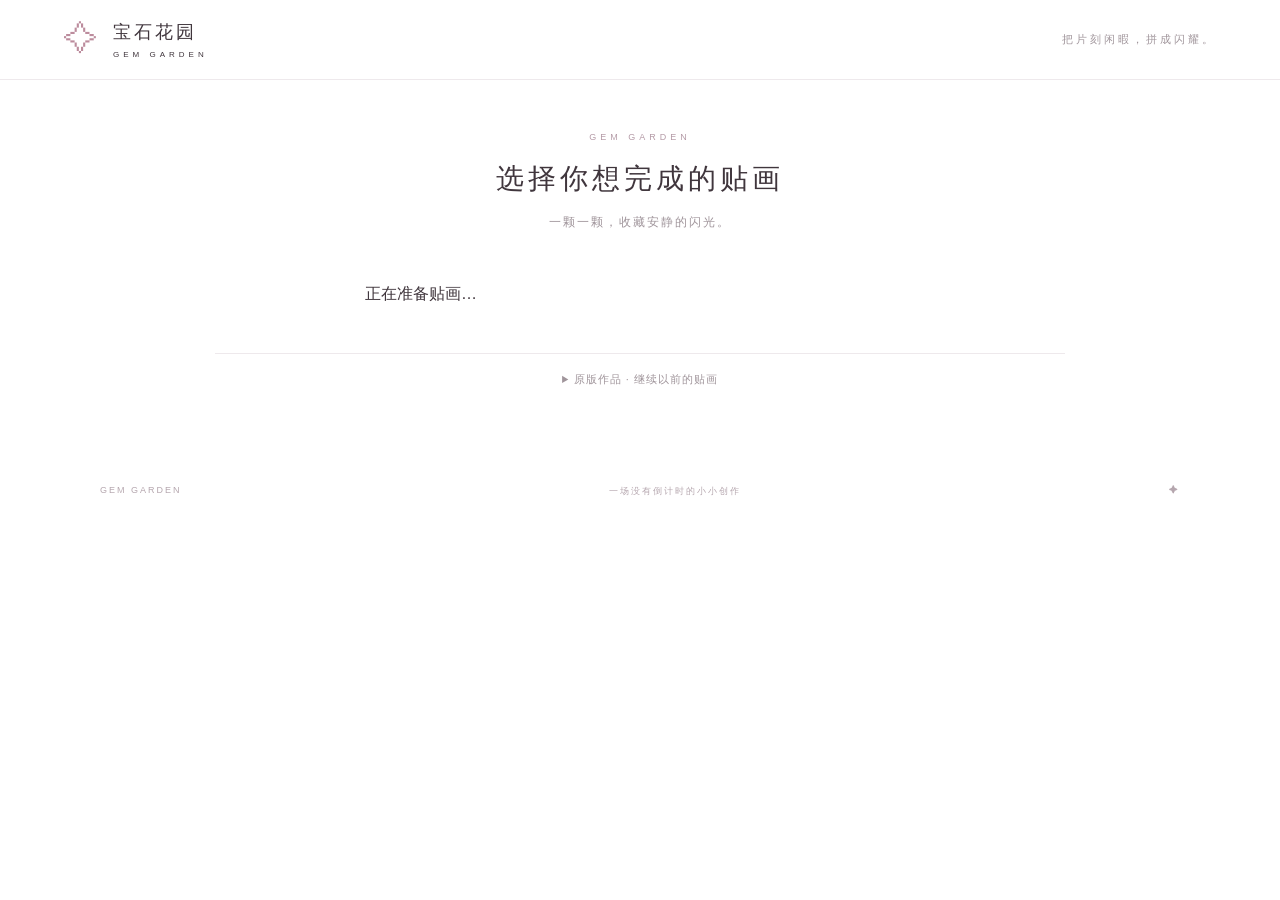
<file: index.html>
<!doctype html>
<html lang="zh-CN">
<head>
  <meta charset="UTF-8">
  <meta name="viewport" content="width=device-width,initial-scale=1">
  <meta http-equiv="refresh" content="0;url=frontend/">
  <title>宝石花园</title>
</head>
<body><p><a href="frontend/">进入宝石花园</a></p></body>
</html>
</file>
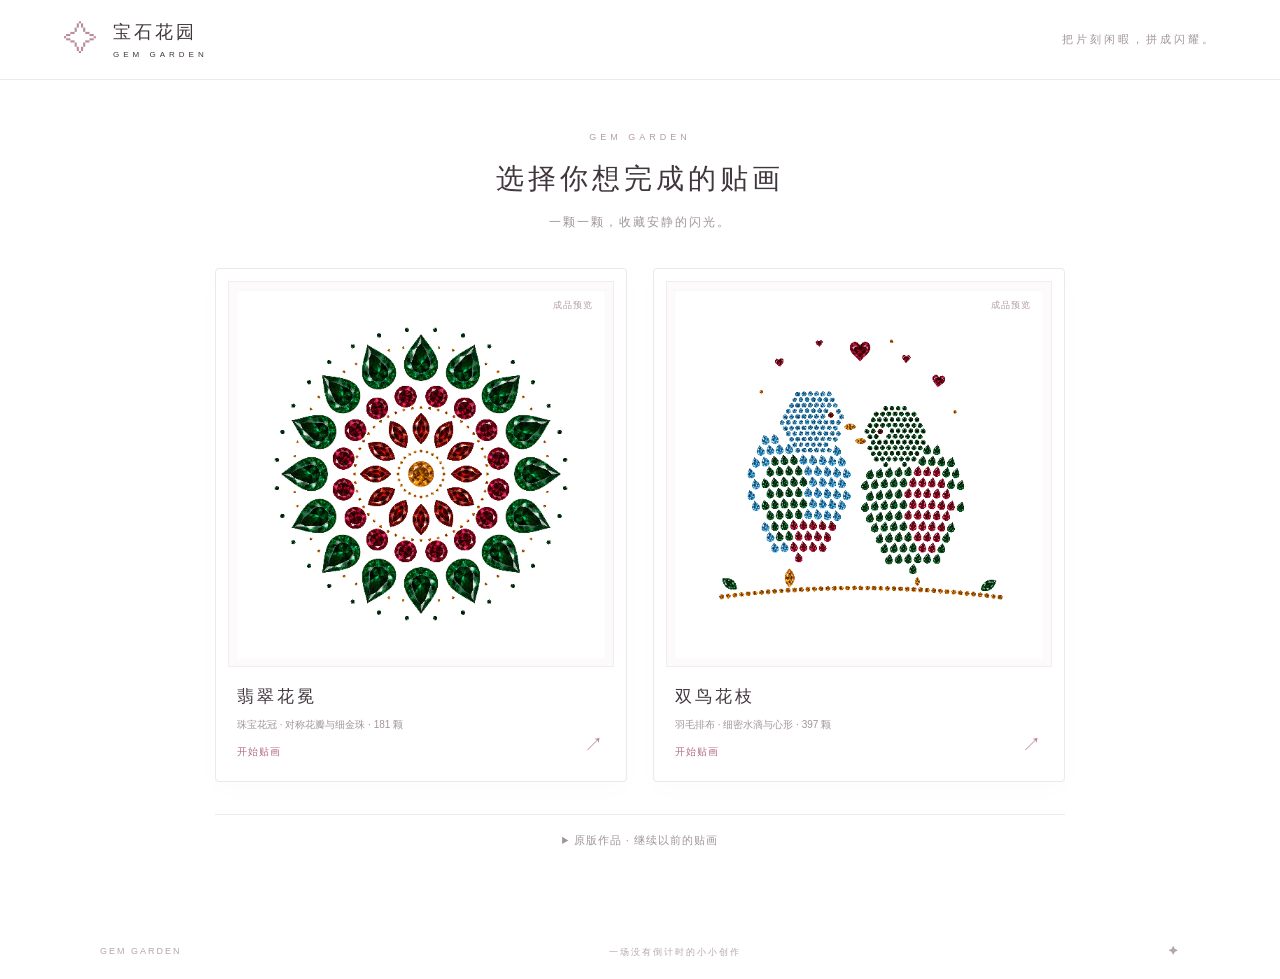
<file: frontend/index.html>
<!doctype html>
<html lang="zh-CN"><head><meta charset="UTF-8"><meta name="viewport" content="width=device-width,initial-scale=1"><title>宝石花园 · GEM GARDEN</title><link rel="stylesheet" href="style.css"></head>
<body class="selection-screen">
<header><a class="brand" href="./"><span class="brand-icon">✧</span><span>宝石花园<small>GEM GARDEN</small></span></a><span class="tagline">把片刻闲暇，拼成闪耀。</span><button id="sound" aria-label="切换音效" aria-pressed="false">♫ 音效关</button></header>
<main><aside id="selection"><div class="eyebrow">GEM GARDEN</div><h1>选择你想完成的贴画</h1><p class="intro">一颗一颗，收藏安静的闪光。</p><div id="gallery" aria-busy="true"><p>正在准备贴画…</p></div><details id="classic-works"><summary>原版作品 · 继续以前的贴画</summary><div id="classic-gallery"></div></details></aside>
<section class="studio" hidden><div class="studio-head"><button id="back" aria-label="返回选择贴画">‹ 返回选图</button><div><div class="eyebrow">THE CANVAS</div><h2 id="title">翡翠花冠</h2></div><div class="progress-label"><strong id="percent">0%</strong><span id="count">0 / 45 颗</span></div></div><div class="progress-track"><div id="progress"></div></div><div class="palette-wrap"><div class="palette-label"><span id="gem-name">选择宝石</span><span id="remaining"></span></div><span id="palette-help" hidden></span><div id="palette" role="group" aria-label="宝石类型与形状"></div></div><div class="canvas-wrap" id="viewport"><div class="canvas-caption">✦ 点亮属于你的花园 ✦</div><canvas id="canvas" role="img" aria-label="宝石贴画画布"></canvas><div id="complete" hidden><span>✧</span><h3>你的花园，闪耀了。</h3><p>每一颗光芒，都来自你的耐心。</p><button id="continue">欣赏画作</button></div><div class="canvas-bottom"><span id="hint">选择宝石，点击对应编号</span><div class="canvas-actions"><button id="find" title="定位一颗当前编号的未完成宝石">⌖ 找一颗</button><button id="fit" title="恢复画布">全图</button></div></div></div><div class="toolbar"><div class="modes" role="group" aria-label="操作模式"><button data-mode="tap" class="active">☝ 点击</button><button data-mode="paint">✧ 连贴</button><button data-mode="pan">✥ 移动</button></div><div class="tools"><button id="undo" title="撤销上一次点击或整段连贴" aria-label="撤销上一次点击或整段连贴">↶</button><button id="minus" aria-label="缩小">−</button><span id="zoom">100%</span><button id="plus" aria-label="放大">＋</button><button id="reset">重来</button></div></div></section></main><footer>GEM GARDEN <span>一场没有倒计时的小小创作</span><span>✦</span></footer><div id="toast" role="status"></div><script src="app.js"></script></body></html>
</file>
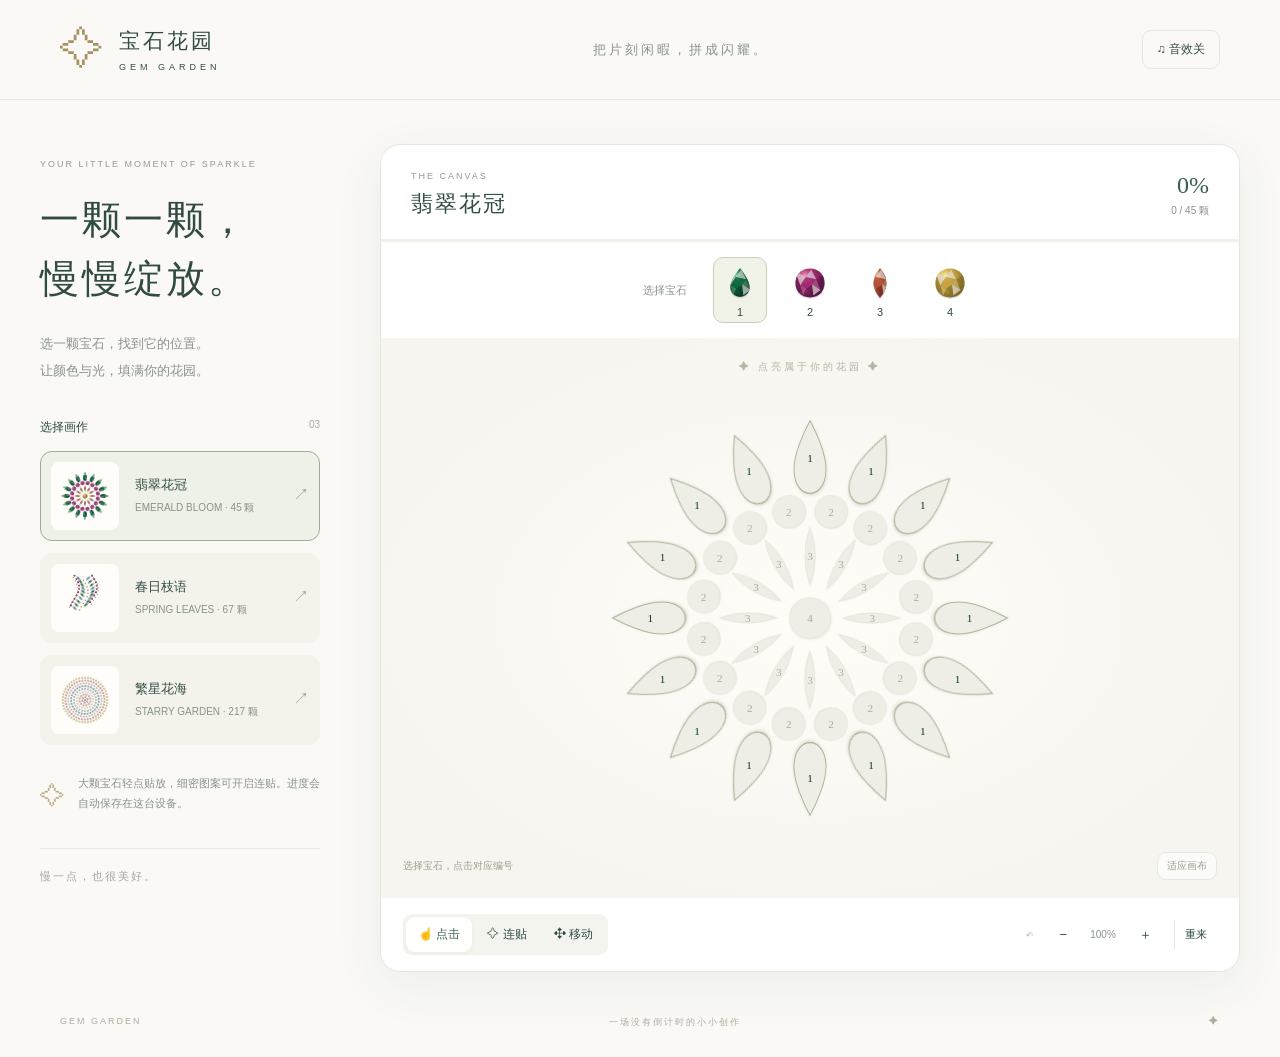
<file: gem-garden.html>
<!doctype html>
<html lang="zh-CN"><head><meta charset="UTF-8"><meta name="viewport" content="width=device-width,initial-scale=1"><title>宝石花园 · GEM GARDEN</title><style>
:root{--ink:#314b43;--muted:#89938a;--green:#375e4d;--paper:#faf9f5;--line:#e6e8df}*{box-sizing:border-box}body{margin:0;background:var(--paper);color:var(--ink);font-family:'PingFang SC','Microsoft YaHei',sans-serif}button,a{-webkit-tap-highlight-color:transparent}button{font:inherit;color:inherit;cursor:pointer;border:1px solid var(--line);background:white;border-radius:9px;padding:10px 14px;transition:.18s}button:hover{background:#edf2ea}button:focus-visible,a:focus-visible{outline:3px solid #b89e62;outline-offset:3px}button:disabled{opacity:.35;cursor:default}header{height:100px;max-width:1440px;margin:auto;padding:0 60px;display:flex;align-items:center;justify-content:space-between;border-bottom:1px solid var(--line)}.brand{display:flex;gap:12px;align-items:center;text-decoration:none;color:var(--ink);font-size:21px;letter-spacing:3px}.brand-icon{font-size:44px;color:#a79160}.brand small{display:block;font-size:9px;letter-spacing:4px;margin-top:7px}.tagline{font-size:13px;letter-spacing:3px;color:var(--muted)}#sound{font-size:12px;background:transparent}main{display:grid;grid-template-columns:280px minmax(0,1fr);gap:60px;max-width:1320px;margin:44px auto;padding:0 40px}aside{padding-top:15px}.eyebrow{font-size:9px;letter-spacing:2px;color:#959b8d}h1{font-family:Georgia,'Songti SC',serif;font-weight:400;font-size:39px;line-height:1.5;letter-spacing:3px;margin:22px 0}.intro{font-size:13px;line-height:2.1;color:var(--muted)}.section-label{margin:34px 0 15px;font-size:12px;display:flex;justify-content:space-between}.section-label span{color:#aaa;font-size:10px}#gallery{display:grid;gap:12px}.art-card{width:100%;text-align:left;display:flex;align-items:center;gap:16px;background:#f3f3eb;padding:10px;border:1px solid transparent;border-radius:12px}.art-card.active{border-color:#9cac96;background:#edf1e7}.art-card svg{width:68px;height:68px;background:#fffdf9;border-radius:8px}.art-card strong{font-size:13px;font-weight:500;display:block}.art-card small{font-size:10px;color:var(--muted);display:block;margin-top:7px}.art-card .arrow{margin-left:auto;color:#9aa492}.tip{display:flex;gap:13px;margin:28px 0;color:var(--muted);font-size:11px;line-height:1.9}.tip>span{font-size:25px;color:#bba97f}.tip p{margin:0}.aside-foot{border-top:1px solid var(--line);padding-top:20px;font-size:11px;letter-spacing:2px;color:#a4aa9e}.studio{background:white;border:1px solid var(--line);border-radius:20px;overflow:hidden;box-shadow:0 14px 50px #344b4210}.studio-head{display:flex;align-items:center;justify-content:space-between;padding:26px 30px 20px}h2{font-family:'Songti SC',serif;font-size:22px;font-weight:400;letter-spacing:2px;margin:8px 0 0}.progress-label{text-align:right}.progress-label strong{display:block;font:24px Georgia;color:var(--green)}.progress-label span{display:block;font-size:10px;color:var(--muted);margin-top:5px}.progress-track{height:3px;background:#f0f2e9}#progress{height:100%;background:#9dae85;transition:width .3s}.palette-wrap{display:flex;align-items:center;justify-content:center;gap:26px;padding:15px}.palette-label{font-size:11px;color:var(--muted)}#palette{display:flex;gap:16px}.gem-choice{border:1px solid transparent;border-radius:10px;background:transparent;padding:4px 8px;min-width:52px}.gem-choice.active{background:#f1f3e9;border-color:#c7cfb9}.gem-choice svg{display:block;width:36px;height:42px;margin:auto}.gem-choice span{font-size:11px;display:block;margin-top:2px}.canvas-wrap{height:min(55vw,560px);min-height:360px;position:relative;overflow:hidden;background:radial-gradient(ellipse,#fffdf7 0%,#f6f5ef 75%);touch-action:none}.canvas-caption{position:absolute;top:22px;width:100%;text-align:center;font-size:10px;letter-spacing:3px;color:#b5b6a5;pointer-events:none}#canvas{position:absolute;width:100%;height:100%;touch-action:none;transform-origin:center;user-select:none}.slot{cursor:pointer}.slot text{pointer-events:none;font-size:16px;font-family:Georgia}.slot.placed{cursor:default}.slot.selected:not(.placed) .outline{stroke:#a8b596;stroke-width:1.8}.slot:not(.placed):hover .outline{stroke:#8d9e76;stroke-width:3}.slot.placed .jewel{animation:pop .28s ease-out}.spark{pointer-events:none;animation:spark .7s forwards;fill:#c3a04f}.canvas-bottom{position:absolute;bottom:18px;left:22px;right:22px;display:flex;justify-content:space-between;align-items:center;font-size:10px;color:#99a08e;pointer-events:none}.canvas-bottom button{pointer-events:auto;font-size:10px;padding:6px 9px;background:#ffffffa0}.toolbar{display:flex;justify-content:space-between;padding:16px 22px;gap:10px}.modes{display:flex;gap:3px;background:#f3f4ee;border-radius:9px;padding:3px}.modes button{border:0;background:none;font-size:12px;padding:9px 12px}.modes button.active{background:white;box-shadow:0 2px 6px #00000008;color:#46634d}.tools{display:flex;gap:6px;align-items:center}.tools button{padding:7px 10px;font-size:13px;border:0}.tools span{font-size:10px;width:40px;text-align:center;color:var(--muted)}#reset{font-size:11px;border-left:1px solid var(--line);border-radius:0;margin-left:6px}footer{max-width:1240px;margin:0 auto 28px;padding:0 40px;display:flex;justify-content:space-between;color:#a9ae9f;font-size:9px;letter-spacing:2px}#toast{position:fixed;bottom:28px;left:50%;transform:translateX(-50%);padding:12px 22px;border-radius:12px;background:#314b43;color:white;font-size:13px;opacity:0;pointer-events:none;transition:.2s;z-index:10}#toast.show{opacity:1}#complete{position:absolute;inset:0;background:#faf9f5e8;backdrop-filter:blur(5px);text-align:center;padding-top:25%;z-index:3}#complete[hidden]{display:none}#complete>span{font-size:65px;color:#b39c63}#complete h3{font-size:24px;font-weight:400;letter-spacing:3px}#complete p{font-size:12px;color:var(--muted)}#continue{margin-top:12px;background:var(--green);color:white}@keyframes pop{0%{opacity:.3;transform:scale(.5)}70%{transform:scale(1.1)}100%{transform:scale(1)}}@keyframes spark{0%{opacity:1}100%{opacity:0;transform:translateY(-24px)}}@media(max-width:900px){header{padding:0 25px;height:80px}main{gap:24px;grid-template-columns:210px 1fr;padding:0 22px}h1{font-size:30px}.toolbar{flex-wrap:wrap}.palette-label{display:none}#palette{gap:8px}.palette-wrap{padding:10px}}@media(max-width:640px){header{padding:0 18px;height:70px}.brand{font-size:17px}.brand-icon{font-size:34px}.tagline{display:none}main{display:flex;flex-direction:column;margin:22px auto;padding:0 12px;gap:18px}aside{padding:0 4px}aside>.eyebrow,h1,.intro,.tip,.aside-foot,.section-label{display:none}#gallery{display:flex;gap:8px}.art-card{flex:1;display:block;text-align:center;padding:8px 3px}.art-card svg{width:44px;height:44px}.art-card strong{font-size:11px;margin-top:4px}.art-card small,.art-card .arrow{display:none}.studio{border-radius:15px}.studio-head{padding:18px 20px}h2{font-size:20px}.canvas-wrap{height:440px;min-height:0}.toolbar{padding:12px 10px;justify-content:center;gap:8px}.modes button{padding:8px 11px}.tools{gap:2px}.palette-wrap{gap:0}footer{padding:0 18px;font-size:8px;letter-spacing:1px}footer>span:last-child{display:none}.canvas-caption{font-size:9px;letter-spacing:2px}.canvas-bottom{left:12px;right:12px;font-size:9px}}

</style></head>
<body>
<header><a class="brand" href="#"><span class="brand-icon">✧</span><span>宝石花园<small>GEM GARDEN</small></span></a><span class="tagline">把片刻闲暇，拼成闪耀。</span><button id="sound" aria-label="切换音效" aria-pressed="false">♫ 音效关</button></header>
<main><aside><div class="eyebrow">YOUR LITTLE MOMENT OF SPARKLE</div><h1>一颗一颗，<br>慢慢绽放。</h1><p class="intro">选一颗宝石，找到它的位置。<br>让颜色与光，填满你的花园。</p><div class="section-label">选择画作 <span>03</span></div><div id="gallery"></div><div class="tip"><span>✧</span><p>大颗宝石轻点贴放，细密图案可开启连贴。进度会自动保存在这台设备。</p></div><div class="aside-foot">慢一点，也很美好。</div></aside>
<section class="studio"><div class="studio-head"><div><div class="eyebrow">THE CANVAS</div><h2 id="title">翡翠花冠</h2></div><div class="progress-label"><strong id="percent">0%</strong><span id="count">0 / 45 颗</span></div></div><div class="progress-track"><div id="progress"></div></div><div class="palette-wrap"><span class="palette-label">选择宝石</span><div id="palette" role="group" aria-label="宝石颜色"></div></div><div class="canvas-wrap" id="viewport"><div class="canvas-caption">✦ 点亮属于你的花园 ✦</div><svg id="canvas" viewBox="0 0 800 800" aria-label="宝石贴画画布"></svg><div id="complete" hidden><span>✧</span><h3>你的花园，闪耀了。</h3><p>每一颗光芒，都来自你的耐心。</p><button id="continue">欣赏画作</button></div><div class="canvas-bottom"><span id="hint">选择宝石，点击对应编号</span><button id="fit" title="恢复画布">适应画布</button></div></div><div class="toolbar"><div class="modes" role="group" aria-label="操作模式"><button data-mode="tap" class="active">☝ 点击</button><button data-mode="paint">✧ 连贴</button><button data-mode="pan">✥ 移动</button></div><div class="tools"><button id="undo" title="撤销上一次贴放">↶</button><button id="minus" aria-label="缩小">−</button><span id="zoom">100%</span><button id="plus" aria-label="放大">＋</button><button id="reset">重来</button></div></div></section></main><footer>GEM GARDEN <span>一场没有倒计时的小小创作</span><span>✦</span></footer><div id="toast" role="status"></div><script>
'use strict';
const NS='http://www.w3.org/2000/svg';
const colors=[{name:'翠绿透辉石',color:'#137448',dark:'#063321',light:'#8dd399',shape:'drop'},{name:'玫红宝石',color:'#b33179',dark:'#4b103f',light:'#f3a1c4',shape:'round'},{name:'琥珀红晶',color:'#c05937',dark:'#62221d',light:'#ffd1a2',shape:'leaf'},{name:'金色榍石',color:'#d3ae43',dark:'#746122',light:'#fff5b0',shape:'round'},{name:'月光石',color:'#6293b1',dark:'#244d75',light:'#d9f4fa',shape:'round'}];
const templates=[{name:'翡翠花冠',sub:'EMERALD BLOOM · 45 颗',make:flower},{name:'春日枝语',sub:'SPRING LEAVES · 67 颗',make:branch},{name:'繁星花海',sub:'STARRY GARDEN · 217 颗',make:field}];
function ring(n,r,c,w,h,shape,offset=0){return Array.from({length:n},(_,i)=>{let a=i*Math.PI*2/n+offset;return{x:400+Math.sin(a)*r,y:400-Math.cos(a)*r,angle:a*180/Math.PI,c,w,h,shape}})}
function flower(){return[...ring(16,228,0,71,108,'drop'),...ring(16,155,1,48,48,'round',Math.PI/16),...ring(12,89,2,34,81,'leaf'),{x:400,y:400,angle:0,c:3,w:60,h:60,shape:'round'}]}
function branch(){let out=[];for(let i=0;i<11;i++){let y=190+i*39,x=380+Math.sin(i*.45)*55;out.push({x,y,c:3,w:16,h:16,shape:'round',angle:0});for(let side of [-1,1]){out.push({x:x+side*58,y:y-23,c:i%3===0?4:0,w:34,h:76,shape:'leaf',angle:side*48});out.push({x:x+side*104,y:y-53,c:1,w:23,h:23,shape:'round',angle:0});out.push({x:x+side*119,y:y-31,c:3,w:13,h:13,shape:'round',angle:0})}}return out.slice(0,67)}
function field(){let out=[{x:400,y:400,c:3,w:24,h:24,shape:'round',angle:0}];for(let k=1;k<=8;k++)out.push(...ring(k*6,k*33,k%5,17,20,k%3===0?'drop':'round',k*.13));return out}
function path(shape){return shape==='drop'?'M0 -50 C-13 -34 -34 -4 -32 17 C-30 56 30 56 32 17 C34 -4 13 -34 0 -50Z':shape==='leaf'?'M0 -50 Q-43 0 0 50 Q43 0 0 -50Z':'M0 -48 C65 -48 65 48 0 48 C-65 48 -65 -48 0 -48Z'}
function defs(prefix){return `<defs>${colors.map((c,i)=>`<radialGradient id="${prefix}g${i}" cx="32%" cy="27%" r="80%"><stop stop-color="${c.light}"/><stop offset=".32" stop-color="${c.color}"/><stop offset="1" stop-color="${c.dark}"/></radialGradient>`).join('')}<filter id="${prefix}shadow" x="-60%" y="-60%" width="220%" height="220%"><feDropShadow dx="0" dy="3" stdDeviation="2.5" flood-opacity=".23"/></filter><filter id="${prefix}inset"><feDropShadow dx="1" dy="2" stdDeviation="2" flood-color="#7b8074" flood-opacity=".25"/></filter></defs>`}
function jewel(s,prefix){let d=path(s.shape);return `<g class="jewel" filter="url(#${prefix}shadow)"><path d="${d}" fill="url(#${prefix}g${s.c})"/><clipPath id="${prefix}clip"><path d="${d}"/></clipPath><g clip-path="url(#${prefix}clip)"><path d="M-50 -40 L-14 -20 4 -45 21 -12 50 -30 35 23 11 42 -13 18 -48 36Z" fill="${colors[s.c].dark}" opacity=".44"/><path d="M-50 -40 L-14 -20 -32 8Z M4 -45 L21 -12 -14 -20Z M35 23 L11 42 7 4Z" fill="white" opacity=".58"/><path d="M-14 -20 L21 -12 7 4 -13 18 -32 8Z" fill="${colors[s.c].color}" opacity=".7"/><path d="M-32 8 L-13 18 -23 42Z M21 -12 L35 23 7 4Z" fill="${colors[s.c].light}" opacity=".35"/><path d="M-14 -20 L7 4 -13 18" fill="none" stroke="white" stroke-opacity=".15" stroke-width="1"/></g><path d="${d}" fill="none" stroke="white" stroke-opacity=".3" stroke-width="1.2"/></g>`}
let current=0,selected=0,mode='tap',scale=1,pan={x:0,y:0},items=[],filled=new Set(),history=[],sound=false,storage=true,toastTimer,audioCtx;
const $=id=>document.getElementById(id),canvas=$('canvas');
function save(){try{localStorage.setItem('gem-garden-'+current,JSON.stringify([...filled]))}catch{storage=false;notify('浏览器无法保存进度，本次仍可继续游玩')}}
function load(i){current=i;items=templates[i].make();history=[];try{filled=new Set(JSON.parse(localStorage.getItem('gem-garden-'+i)||'[]').filter(n=>Number.isInteger(n)&&n>=0&&n<items.length))}catch{filled=new Set()}selected=0;scale=1;pan={x:0,y:0};$('complete').hidden=true;$('title').textContent=templates[i].name;render();transform();document.querySelectorAll('.art-card').forEach((b,n)=>b.classList.toggle('active',n===i))}
function render(){canvas.innerHTML=defs('main')+items.map((s,i)=>`<g class="slot ${filled.has(i)?'placed':''} ${selected===s.c?'selected':''}" data-id="${i}" transform="translate(${s.x} ${s.y}) rotate(${s.angle})"><g transform="scale(${s.w/100} ${s.h/100})">${filled.has(i)?jewel(s,'j'+i):`<path class="outline" d="${path(s.shape)}" fill="#eeeee6" stroke="#dedfd4" filter="url(#maininset)"/>`}</g>${!filled.has(i)?`<text transform="rotate(${-s.angle})" text-anchor="middle" dominant-baseline="central" fill="${selected===s.c?colors[s.c].dark:'#a9ad9e'}" font-size="${s.w<25?10:16}">${s.c+1}</text>`:''}</g>`).join('');
// Give each jewel its own gradient definitions; IDs remain unique within the SVG.
canvas.insertAdjacentHTML('afterbegin',items.map((s,i)=>defs('j'+i)).join(''));update()}
function update(){let total=items.length,pct=Math.round(filled.size/total*100);$('percent').textContent=pct+'%';$('count').textContent=`${filled.size} / ${total} 颗`;$('progress').style.width=pct+'%';$('undo').disabled=!history.length;$('palette').innerHTML=colors.filter((_,c)=>items.some(s=>s.c===c)).map(c=>{let n=colors.indexOf(c),done=items.filter(s=>s.c===n).every(s=>filled.has(items.indexOf(s)));return `<button class="gem-choice ${selected===n?'active':''}" data-color="${n}" aria-label="${n+1}号 ${c.name}" aria-pressed="${selected===n}"><svg viewBox="-60 -60 120 120">${defs('p'+n)}${jewel({c:n,shape:c.shape},'p'+n)}</svg><span>${done?'✓':n+1}</span></button>`}).join('')}
function notify(msg){$('toast').textContent=msg;$('toast').classList.add('show');clearTimeout(toastTimer);toastTimer=setTimeout(()=>$('toast').classList.remove('show'),1800)}
function chime(){if(!sound)return;try{audioCtx ||= new (window.AudioContext||window.webkitAudioContext)();audioCtx.resume();let o=audioCtx.createOscillator(),g=audioCtx.createGain();o.type='sine';o.frequency.setValueAtTime(650+selected*120,audioCtx.currentTime);g.gain.setValueAtTime(.045,audioCtx.currentTime);g.gain.exponentialRampToValueAtTime(.001,audioCtx.currentTime+.17);o.connect(g);g.connect(audioCtx.destination);o.start();o.stop(audioCtx.currentTime+.18)}catch{}}
function place(id){let s=items[id];if(!s||filled.has(id))return;if(s.c!==selected){if(mode==='tap')notify(`这里需要 ${s.c+1} 号${colors[s.c].name}`);return}filled.add(id);history.push(id);save();let el=canvas.querySelector(`[data-id="${id}"]`);el.classList.add('placed');el.innerHTML=`<g transform="scale(${s.w/100} ${s.h/100})">${jewel(s,'j'+id)}</g>`;let star=document.createElementNS(NS,'text');star.setAttribute('x',s.x);star.setAttribute('y',s.y-20);star.setAttribute('class','spark');star.textContent='✦';canvas.append(star);setTimeout(()=>star.remove(),700);chime();update();if(filled.size===items.length){$('complete').hidden=false}else if(items.filter(x=>x.c===selected).every(x=>filled.has(items.indexOf(x)))){let next=items.findIndex((x,i)=>!filled.has(i));selected=items[next].c;render();notify('这一种宝石贴完了，继续下一种吧')}}
function transform(){canvas.style.transform=`translate(${pan.x}px,${pan.y}px) scale(${scale})`;$('zoom').textContent=Math.round(scale*100)+'%'}
function zoom(delta){scale=Math.max(.7,Math.min(3,scale+delta));transform()}
$('gallery').innerHTML=templates.map((t,i)=>`<button class="art-card" data-art="${i}"><svg viewBox="0 0 800 800">${defs('thumb'+i)}${t.make().map((s,n)=>`<g transform="translate(${s.x} ${s.y}) rotate(${s.angle}) scale(${s.w/100} ${s.h/100})">${jewel(s,'thumb'+i)}</g>`).join('')}</svg><span><strong>${t.name}</strong><small>${t.sub}</small></span><span class="arrow">↗</span></button>`).join('');
$('gallery').onclick=e=>{let b=e.target.closest('[data-art]');if(b)load(Number(b.dataset.art))};$('palette').onclick=e=>{let b=e.target.closest('[data-color]');if(b){selected=Number(b.dataset.color);render()}};
document.querySelectorAll('[data-mode]').forEach(b=>b.onclick=()=>{mode=b.dataset.mode;document.querySelectorAll('[data-mode]').forEach(x=>x.classList.toggle('active',x===b));$('hint').textContent=mode==='pan'?'拖动画布移动 · 滚轮或按钮缩放':mode==='paint'?'按住并划过相同编号，连续贴放':'选择宝石，点击对应编号'});
let activePointer=null,last=null;
function hit(e){let el=document.elementFromPoint(e.clientX,e.clientY)?.closest('[data-id]');if(el)place(Number(el.dataset.id))}
$('viewport').addEventListener('pointerdown',e=>{if(e.target.closest('button')||!$('complete').hidden)return;activePointer=e.pointerId;last={x:e.clientX,y:e.clientY};$('viewport').setPointerCapture(e.pointerId);if(mode!=='pan')hit(e)});
$('viewport').addEventListener('pointermove',e=>{if(activePointer!==e.pointerId)return;if(mode==='pan'){pan.x+=e.clientX-last.x;pan.y+=e.clientY-last.y;transform()}else if(mode==='paint'){let dx=e.clientX-last.x,dy=e.clientY-last.y,n=Math.max(1,Math.ceil(Math.hypot(dx,dy)/4));for(let i=1;i<=n;i++)hit({clientX:last.x+dx*i/n,clientY:last.y+dy*i/n})}last={x:e.clientX,y:e.clientY}});
for(let name of ['pointerup','pointercancel','lostpointercapture'])$('viewport').addEventListener(name,()=>{activePointer=null;last=null});
$('viewport').addEventListener('wheel',e=>{e.preventDefault();zoom(e.deltaY>0?-.1:.1)},{passive:false});$('plus').onclick=()=>zoom(.2);$('minus').onclick=()=>zoom(-.2);$('fit').onclick=()=>{scale=1;pan={x:0,y:0};transform()};$('undo').onclick=()=>{if(history.length){filled.delete(history.pop());save();$('complete').hidden=true;render()}};$('reset').onclick=()=>{if(confirm('要清空这幅画的进度，重新开始吗？')){filled.clear();history=[];save();render();$('complete').hidden=true}};$('continue').onclick=()=>{$('complete').hidden=true};$('sound').onclick=()=>{sound=!sound;$('sound').textContent=sound?'♫ 音效开':'♫ 音效关';$('sound').setAttribute('aria-pressed',sound);if(sound)chime()};load(0);

</script></body></html>
</file>
<file: frontend/style.css>
:root{--ink:#40363d;--muted:#a0959b;--accent:#b56b89;--line:#eee9ec}*{box-sizing:border-box}[hidden]{display:none!important}body{margin:0;background:#fff;color:var(--ink);font-family:'PingFang SC','Microsoft YaHei',sans-serif}button,a{-webkit-tap-highlight-color:transparent}button{font:inherit;color:inherit;cursor:pointer;border:1px solid var(--line);background:#fff;border-radius:8px;padding:10px 14px;transition:background .15s,border-color .15s}button:hover{background:#fcfafb;border-color:#dcc7d0}button:focus-visible,a:focus-visible,summary:focus-visible{outline:2px solid #c97495;outline-offset:3px}button:disabled{opacity:.35;cursor:default}header{height:80px;padding:0 5vw;display:flex;align-items:center;justify-content:space-between;border-bottom:1px solid var(--line)}.brand{display:flex;gap:12px;align-items:center;text-decoration:none;color:var(--ink);font-size:18px;letter-spacing:3px}.brand-icon{font-size:34px;color:#bc8c9d}.brand small{display:block;font-size:8px;letter-spacing:4px;margin-top:6px}.tagline{font-size:11px;letter-spacing:3px;color:var(--muted)}#sound{font-size:11px;border:0}.selection-screen #sound{display:none}main{margin:auto;max-width:1440px}.eyebrow{font-size:9px;letter-spacing:4px;color:#b49aa6}#selection{text-align:center;padding:52px 30px 60px}h1{font-size:28px;letter-spacing:4px;font-weight:400;margin:18px 0 12px}.intro{font-size:12px;line-height:2;letter-spacing:2px;color:var(--muted);margin:0 0 34px}#gallery,#classic-gallery{display:grid;grid-template-columns:repeat(2,minmax(0,1fr));gap:26px;max-width:850px;margin:auto}.art-card{display:flex;flex-direction:column;text-align:left;position:relative;padding:13px 13px 22px;border-radius:4px;border-color:#ece7e9;background:#fff;box-shadow:0 8px 28px #3f263a04}.art-card:hover{background:#fff;box-shadow:0 10px 30px #3f263a09}.art-frame{width:100%;position:relative;padding:10px;background:#fff;border:7px solid #fcfafb;box-shadow:inset 0 1px 3px #72606b12;outline:1px solid #f1ecef}.art-frame canvas{display:block;width:100%;height:auto;aspect-ratio:1}.art-status{position:absolute;right:8px;top:7px;font-size:9px;letter-spacing:1px;color:#b59daa;background:#fffffff0;padding:3px 5px}.art-card>span:not(.arrow){display:block;padding:19px 8px 0;width:100%}.art-card strong{font-size:17px;font-weight:400;letter-spacing:3px}.art-card small{font-size:10px;line-height:1.7;color:var(--muted);display:block;margin-top:8px}.art-card em{display:block;margin-top:12px;font-style:normal;font-size:10px;letter-spacing:1px;color:var(--accent)}.art-card .arrow{position:absolute;right:23px;bottom:23px;font-size:19px;color:#c1839c}.art-card.in-progress{border-color:#dcc2cf}.in-progress .art-status{color:#ae6286}.card-progress{position:absolute;left:8px;right:8px;bottom:5px;height:2px;background:#f1e9ed}.card-progress i{display:block;height:100%;background:#c68fa9}#classic-works{max-width:850px;margin:32px auto 0}#classic-works summary{cursor:pointer;font-size:11px;letter-spacing:1px;color:var(--muted);padding:18px;border-top:1px solid var(--line)}#classic-gallery{grid-template-columns:repeat(4,minmax(0,1fr));gap:12px;margin-top:12px}#classic-gallery .art-card{padding:8px 8px 16px}#classic-gallery .art-card strong{font-size:13px;letter-spacing:1px}#classic-gallery .art-card small{font-size:9px}#classic-gallery .art-frame{padding:4px;border-width:4px}#classic-gallery .art-status{font-size:8px;right:2px;top:2px}.studio{background:white;overflow:hidden}.game-screen header{height:48px}.game-screen .brand{font-size:13px;letter-spacing:2px}.game-screen .brand-icon{font-size:24px}.game-screen .brand small,.game-screen .tagline,.game-screen footer{display:none}.game-screen .studio{height:calc(100dvh - 48px);display:flex;flex-direction:column}.studio-head{position:relative;display:flex;align-items:center;justify-content:space-between;gap:16px;padding:12px 4vw;flex-shrink:0}.studio-head>div:nth-child(2){position:absolute;left:50%;transform:translateX(-50%);text-align:center}.studio-head .eyebrow{display:none}h2{font-size:17px;font-weight:400;letter-spacing:3px;margin:0}.progress-label{text-align:right;margin-left:auto}.progress-label strong{font:17px Georgia;color:#aa7b91}.progress-label span{display:block;font-size:9px;color:var(--muted);margin-top:3px}#back{border:0;color:var(--accent);background:white;font-size:11px;padding-left:0}.progress-track{height:1px;background:#f4f0f2;flex-shrink:0}#progress{height:100%;background:#d4a8bb;transition:width .3s}.palette-wrap{position:relative;display:flex;flex-direction:column;align-items:center;gap:3px;padding:8px 12px 9px;border-bottom:1px solid var(--line);flex-shrink:0;background:#fff;box-shadow:0 3px 10px #3c243203;z-index:1}.palette-label{display:flex;align-items:center;gap:10px;font-size:10px;letter-spacing:1px;color:#b07992;min-height:14px}#remaining{color:#aaa0a6;font-size:9px;letter-spacing:0}#palette-help{font-size:9px;color:#aaa0a6;line-height:1.4}#palette{display:flex;gap:10px;overflow-x:auto;overflow-y:hidden;max-width:100%;min-width:0;width:max-content;overscroll-behavior:contain;scroll-padding:8px;padding:3px;scrollbar-width:thin;scrollbar-color:#e9dce3 transparent}.gem-choice{flex:0 0 auto;min-width:57px;padding:4px 9px 5px;border:1px solid transparent;border-radius:7px;background:#fff}.gem-choice.active{background:#fffafb;border-color:#ead5df}.gem-choice canvas{display:block;width:43px;height:43px;margin:auto;object-fit:contain}.gem-choice span{font:12px Georgia;color:#aa6b88;display:block;margin-top:2px}.gem-left{display:block;color:#b0a5ab;font-size:8px;line-height:1.4;margin-top:3px}.gem-choice.active .gem-left{color:#a5748c}.canvas-wrap{position:relative;overflow:hidden;touch-action:none;background:#fff;flex:1;min-height:200px}.canvas-caption{display:none}#canvas{position:absolute;inset:0;width:100%;height:100%;touch-action:none;user-select:none;cursor:inherit}.canvas-wrap.panning{cursor:grab}.canvas-wrap.panning:active{cursor:grabbing}.canvas-bottom{position:absolute;bottom:12px;left:4vw;right:4vw;display:flex;justify-content:space-between;align-items:center;gap:12px;font-size:10px;color:#b1a5ac;pointer-events:none;z-index:1}.canvas-bottom>span{max-width:55%;line-height:1.7}.canvas-actions{display:flex;gap:6px}.canvas-actions button{pointer-events:auto;min-height:36px;padding:8px 12px;font-size:10px;background:#ffffffed}.canvas-actions #find{color:#aa6b88;border-color:#eadce3}.toolbar{display:flex;justify-content:center;align-items:center;padding:9px 16px calc(9px + env(safe-area-inset-bottom));gap:28px;border-top:1px solid var(--line);flex-shrink:0;background:#fff}.modes{display:flex;gap:3px;background:#faf7f9;border-radius:8px;padding:3px}.modes button{border:0;background:none;font-size:11px;padding:9px 13px}.modes button.active{background:#fff;box-shadow:0 1px 5px #3e19310a;color:var(--accent)}.tools{display:flex;gap:7px;align-items:center}.tools button{padding:7px 10px;font-size:13px;border:0;min-height:36px}.tools span{font-size:10px;width:38px;text-align:center;color:var(--muted)}#reset{font-size:10px;border-left:1px solid var(--line);border-radius:0;margin-left:6px}footer{max-width:1140px;margin:auto;padding:20px 30px;display:flex;justify-content:space-between;color:#b5a6ae;font-size:9px;letter-spacing:2px}#toast{position:fixed;bottom:28px;left:50%;transform:translateX(-50%);padding:12px 22px;border-radius:10px;background:#65505d;color:white;font-size:12px;opacity:0;pointer-events:none;transition:.2s;z-index:10}#toast.show{opacity:1}#complete{position:absolute;inset:0;background:#fffffff2;backdrop-filter:blur(4px);text-align:center;padding-top:12%;z-index:3}#complete>span{font-size:60px;color:#c78da5}#complete h3{font-size:23px;font-weight:400;letter-spacing:3px}#complete p{font-size:12px;color:var(--muted)}#continue{margin-top:12px;background:#b77994;color:white}.load-error{grid-column:1/-1;font-size:13px;line-height:2;color:#a0627c}
@media(max-width:640px){header{padding:0 18px;height:66px}.brand{font-size:16px}.brand-icon{font-size:30px}.tagline{display:none}#selection{padding:32px 14px 40px}h1{font-size:22px;letter-spacing:1px}.intro{font-size:10px;margin-bottom:24px}#gallery{gap:12px}.art-card{padding:7px 7px 15px}.art-frame{padding:3px;border-width:4px}.art-status{font-size:8px;letter-spacing:0;right:2px;top:2px}.art-card>span:not(.arrow){padding:13px 3px 0}.art-card strong{font-size:14px;letter-spacing:1px}.art-card small{font-size:9px}.art-card em{font-size:9px}.art-card .arrow{right:12px;bottom:15px;font-size:15px}#classic-gallery{grid-template-columns:repeat(2,minmax(0,1fr))}.game-screen header{height:42px}.game-screen .studio{height:calc(100dvh - 42px)}.studio-head{padding:10px 13px;gap:6px}h2{font-size:15px;letter-spacing:1px}#back{font-size:10px}.progress-label strong{font-size:16px}.progress-label span{font-size:8px}.palette-wrap{padding:6px 5px;gap:2px}.palette-label{font-size:9px}#palette{gap:5px}.gem-choice{min-width:49px;padding:3px 6px}.gem-choice canvas{width:35px;height:37px}.gem-left{font-size:8px}.toolbar{gap:6px;padding:7px 5px calc(7px + env(safe-area-inset-bottom));flex-wrap:wrap}.modes button{min-height:40px;padding:8px}.tools{gap:0}.tools button{min-height:40px;padding:6px 8px}.canvas-bottom{left:12px;right:12px;bottom:10px;font-size:9px}.canvas-bottom>span{max-width:44%}.canvas-actions{gap:5px}.canvas-actions button{min-height:40px;padding:7px 10px}footer{padding:20px 18px;font-size:8px;letter-spacing:1px}footer>span:last-child{display:none}#complete h3{font-size:20px}}
@media(orientation:landscape) and (max-height:550px){.game-screen header{height:36px}.game-screen .studio{display:grid;grid-template-columns:88px minmax(0,1fr);grid-template-rows:46px 1px minmax(0,1fr) 50px;height:calc(100dvh - 36px)}.studio-head{grid-column:1/-1;padding:5px 16px}.progress-track{grid-column:1/-1}.palette-wrap{grid-column:1;grid-row:3/5;min-height:0;justify-content:flex-start;padding:7px 4px;border-right:1px solid var(--line);flex-shrink:1}.palette-label{flex-direction:column;gap:1px;flex-shrink:0;letter-spacing:0;font-size:9px;max-width:100%;text-align:center}#palette{flex-direction:column;gap:3px;overflow-y:auto;overflow-x:hidden;min-height:0;width:100%;flex-shrink:1}.gem-choice{padding:3px 6px;min-width:54px}.gem-choice canvas{width:29px;height:29px}.gem-choice span{margin:0;font-size:10px}.gem-left{margin:0}#palette-help{font-size:8px;text-align:center;flex-shrink:0}.game-screen .canvas-wrap{grid-column:2;grid-row:3;min-height:0}.toolbar{grid-column:2;grid-row:4;padding:4px 8px;gap:12px;flex-wrap:nowrap}.canvas-bottom{left:12px;right:12px;bottom:6px}.canvas-actions button{min-height:32px;padding:5px 10px}.modes button,.tools button{min-height:36px}}
@media(prefers-reduced-motion:reduce){*,*::before,*::after{animation:none!important;transition:none!important}}
</file>
